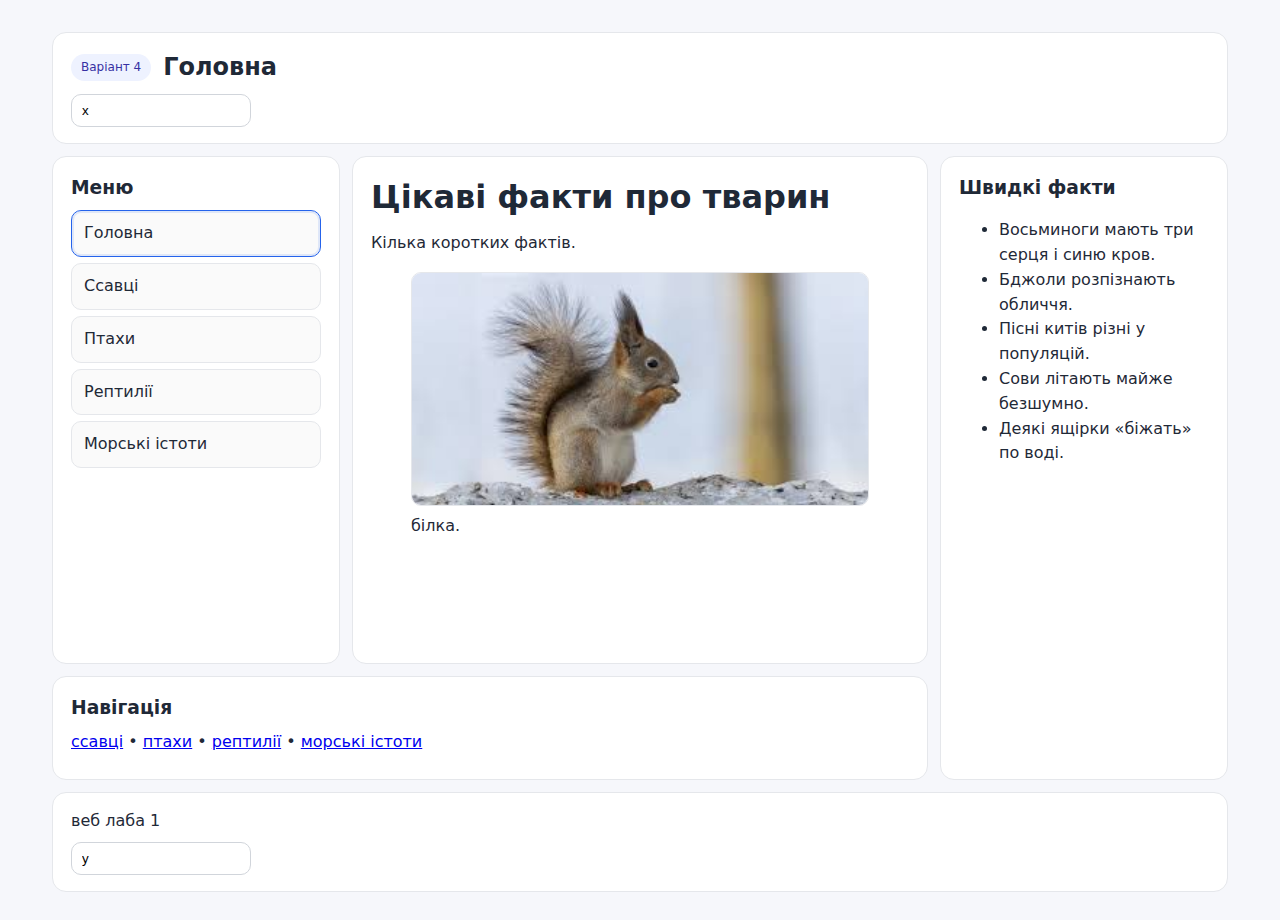
<file: index.html>
<!doctype html>
<html lang="uk"><head>
<meta charset="utf-8"><meta name="viewport" content="width=device-width, initial-scale=1">
<title>Цікаві факти про тварин — Головна</title>
<link rel="stylesheet" href="styles.css"></head>
<body><div class="wrapper"><div class="grid">
<header class="card area1">
  <div style="display:flex;align-items:center;gap:12px;flex-wrap:wrap;">
    <span class="badge">Варіант 4</span><h2 style="margin:0;">Головна</h2>
  </div>
  <div style="margin-top:8px;"><input class="small-input" type="search" value="x" aria-label="пошук"></div>
</header>
<aside class="card area2"><h3>Меню</h3>
    <nav>
      <a class="active" href="index.html">Головна</a>
      <a class="" href="mammals.html">Ссавці</a>
      <a class="" href="birds.html">Птахи</a>
      <a class="" href="reptiles.html">Рептилії</a>
      <a class="" href="ocean.html">Морські істоти</a>
    </nav></aside>
<main class="card area3"><h1>Цікаві факти про тварин</h1><p>Кілька коротких фактів.</p><figure><img class='resp' src='img/belka.jpg' usemap='#biomes' alt='білка' width='900' height='500'><figcaption>білка.</figcaption></figure><map name='biomes'><area shape='circle' coords='200,250,100' href='mammals.html' alt='Ліс — ссавці'><area shape='circle' coords='450,250,100' href='birds.html' alt='Степ — птахи'><area shape='circle' coords='700,250,100' href='ocean.html' alt='Океан — морські істоти'></map></main>
<aside class="card area4"><h3>Швидкі факти</h3><ul><li>Восьминоги мають три серця і синю кров.</li><li>Бджоли розпізнають обличчя.</li><li>Пісні китів різні у популяцій.</li><li>Сови літають майже безшумно.</li><li>Деякі ящірки «біжать» по воді.</li></ul></aside>
<section class="card area5"><h3>Навігація</h3><p><a href='mammals.html'>ссавці</a> • <a href='birds.html'>птахи</a> • <a href='reptiles.html'>рептилії</a> • <a href='ocean.html'>морські істоти</a></p></section>
<footer class="card area6"><p>веб лаба 1</p><div class="row"><input class="small-input" type="text" value="y" aria-label="поле вводу"></div></footer>
</div></div></body></html>
</file>
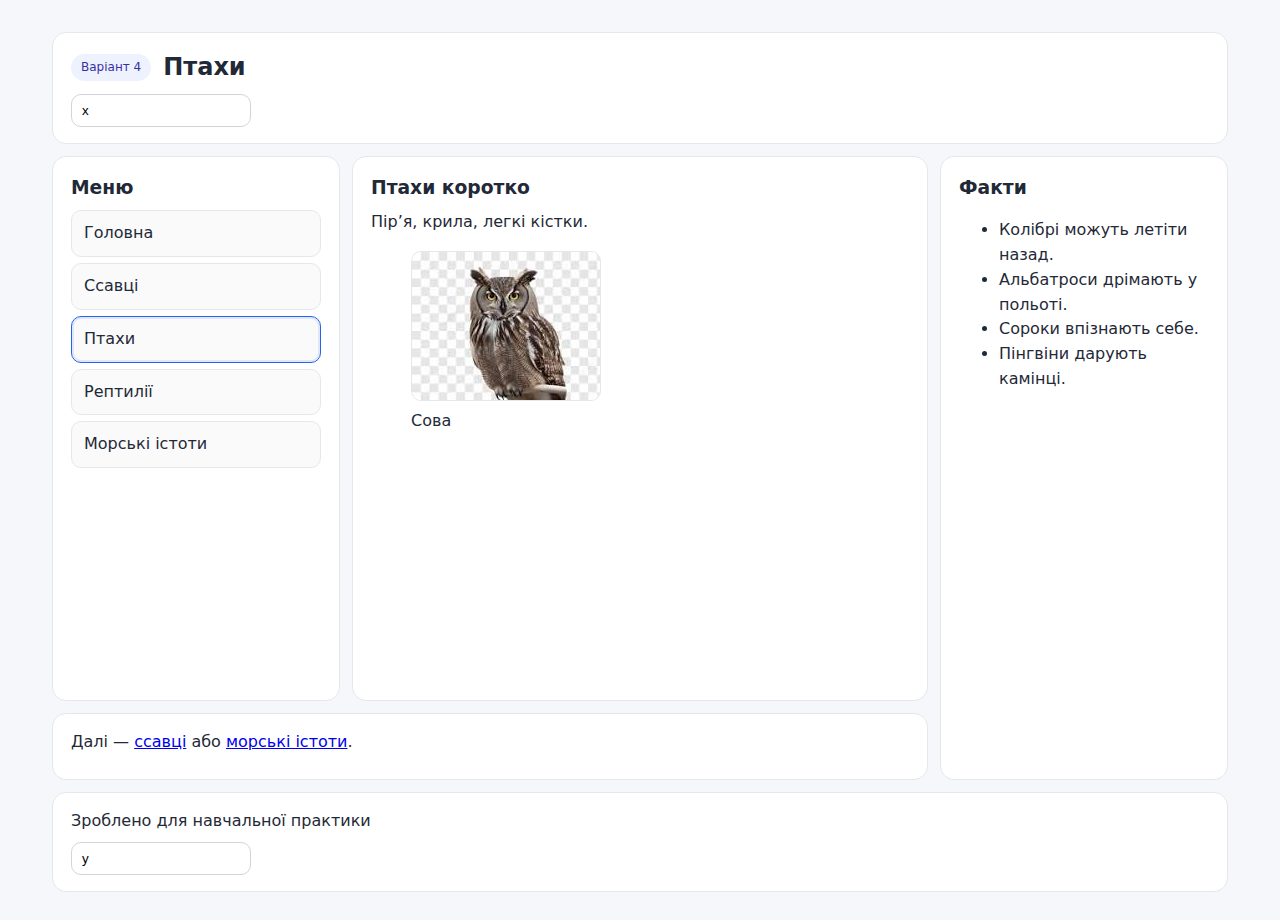
<file: birds.html>
<!doctype html>
<html lang="uk"><head>
<meta charset="utf-8"><meta name="viewport" content="width=device-width, initial-scale=1">
<title>Цікаві факти про тварин — Птахи</title>
<link rel="stylesheet" href="styles.css"></head>
<body><div class="wrapper"><div class="grid">
<header class="card area1">
  <div style="display:flex;align-items:center;gap:12px;flex-wrap:wrap;">
    <span class="badge">Варіант 4</span><h2 style="margin:0;">Птахи</h2>
  </div>
  <div style="margin-top:8px;"><input class="small-input" type="search" value="x" aria-label="пошук"></div>
</header>
<aside class="card area2"><h3>Меню</h3>
    <nav>
      <a class="" href="index.html">Головна</a>
      <a class="" href="mammals.html">Ссавці</a>
      <a class="active" href="birds.html">Птахи</a>
      <a class="" href="reptiles.html">Рептилії</a>
      <a class="" href="ocean.html">Морські істоти</a>
    </nav></aside>
<main class="card area3"><h3>Птахи коротко</h3><p>Пір’я, крила, легкі кістки.</p><figure><img class='resp' src='img/owl.jpg' alt='Сова'><figcaption>Сова</figcaption></figure></main>
<aside class="card area4"><h3>Факти</h3><ul><li>Колібрі можуть летіти назад.</li><li>Альбатроси дрімають у польоті.</li><li>Сороки впізнають себе.</li><li>Пінгвіни дарують камінці.</li></ul></aside>
<section class="card area5"><p>Далі — <a href='mammals.html'>ссавці</a> або <a href='ocean.html'>морські істоти</a>.</p></section>
<footer class="card area6"><p>Зроблено для навчальної практики</p><div class="row"><input class="small-input" type="text" value="y" aria-label="поле вводу"></div></footer>
</div></div></body></html>
</file>
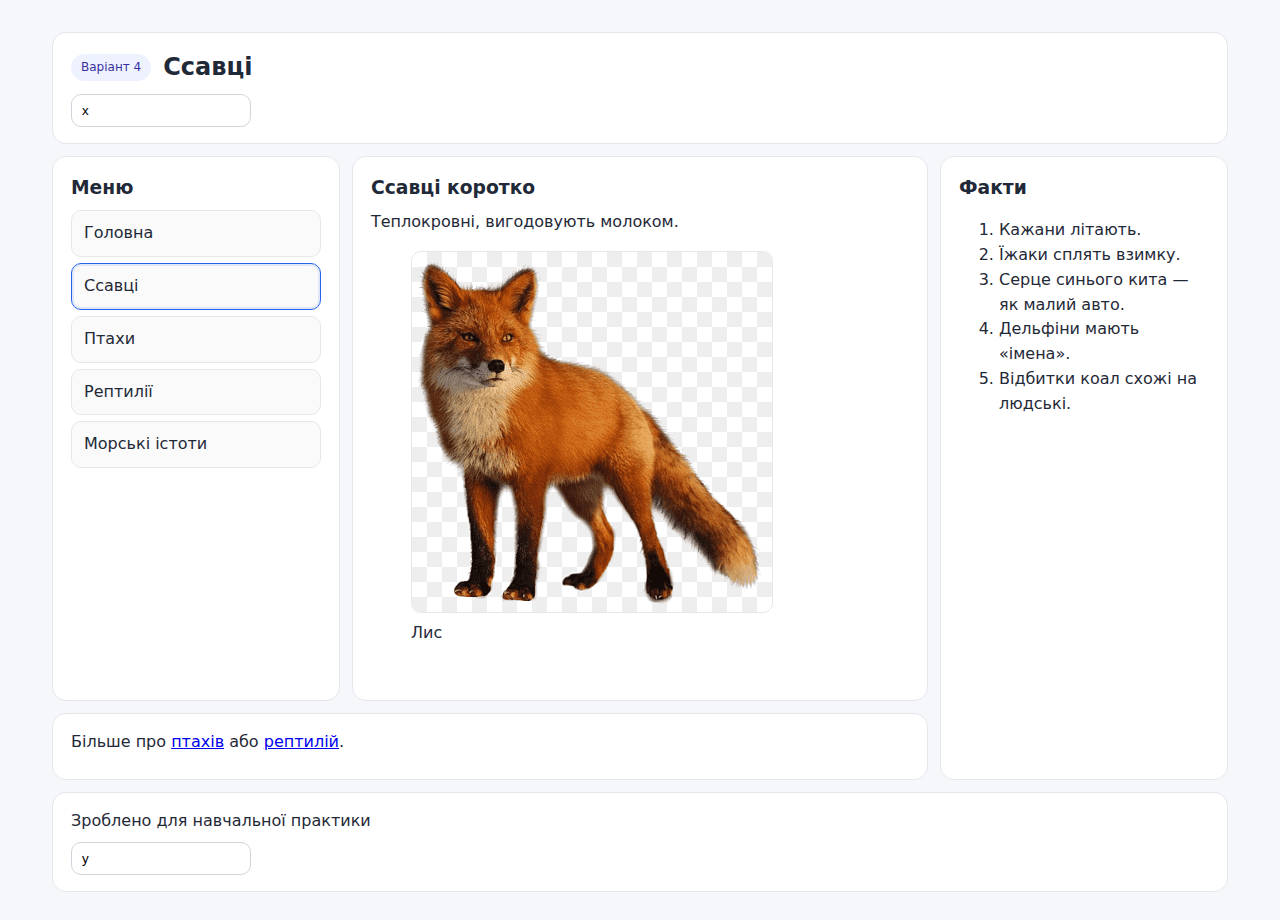
<file: mammals.html>
<!doctype html>
<html lang="uk"><head>
<meta charset="utf-8"><meta name="viewport" content="width=device-width, initial-scale=1">
<title>Цікаві факти про тварин — Ссавці</title>
<link rel="stylesheet" href="styles.css"></head>
<body><div class="wrapper"><div class="grid">
<header class="card area1">
  <div style="display:flex;align-items:center;gap:12px;flex-wrap:wrap;">
    <span class="badge">Варіант 4</span><h2 style="margin:0;">Ссавці</h2>
  </div>
  <div style="margin-top:8px;"><input class="small-input" type="search" value="x" aria-label="пошук"></div>
</header>
<aside class="card area2"><h3>Меню</h3>
    <nav>
      <a class="" href="index.html">Головна</a>
      <a class="active" href="mammals.html">Ссавці</a>
      <a class="" href="birds.html">Птахи</a>
      <a class="" href="reptiles.html">Рептилії</a>
      <a class="" href="ocean.html">Морські істоти</a>
    </nav></aside>
<main class="card area3"><h3>Ссавці коротко</h3><p>Теплокровні, вигодовують молоком.</p><figure><img class='resp' src='img/fox.png' alt='Лис'><figcaption>Лис</figcaption></figure></main>
<aside class="card area4"><h3>Факти</h3><ol><li>Кажани літають.</li><li>Їжаки сплять взимку.</li><li>Серце синього кита — як малий авто.</li><li>Дельфіни мають «імена».</li><li>Відбитки коал схожі на людські.</li></ol></aside>
<section class="card area5"><p>Більше про <a href='birds.html'>птахів</a> або <a href='reptiles.html'>рептилій</a>.</p></section>
<footer class="card area6"><p>Зроблено для навчальної практики</p><div class="row"><input class="small-input" type="text" value="y" aria-label="поле вводу"></div></footer>
</div></div></body></html>
</file>
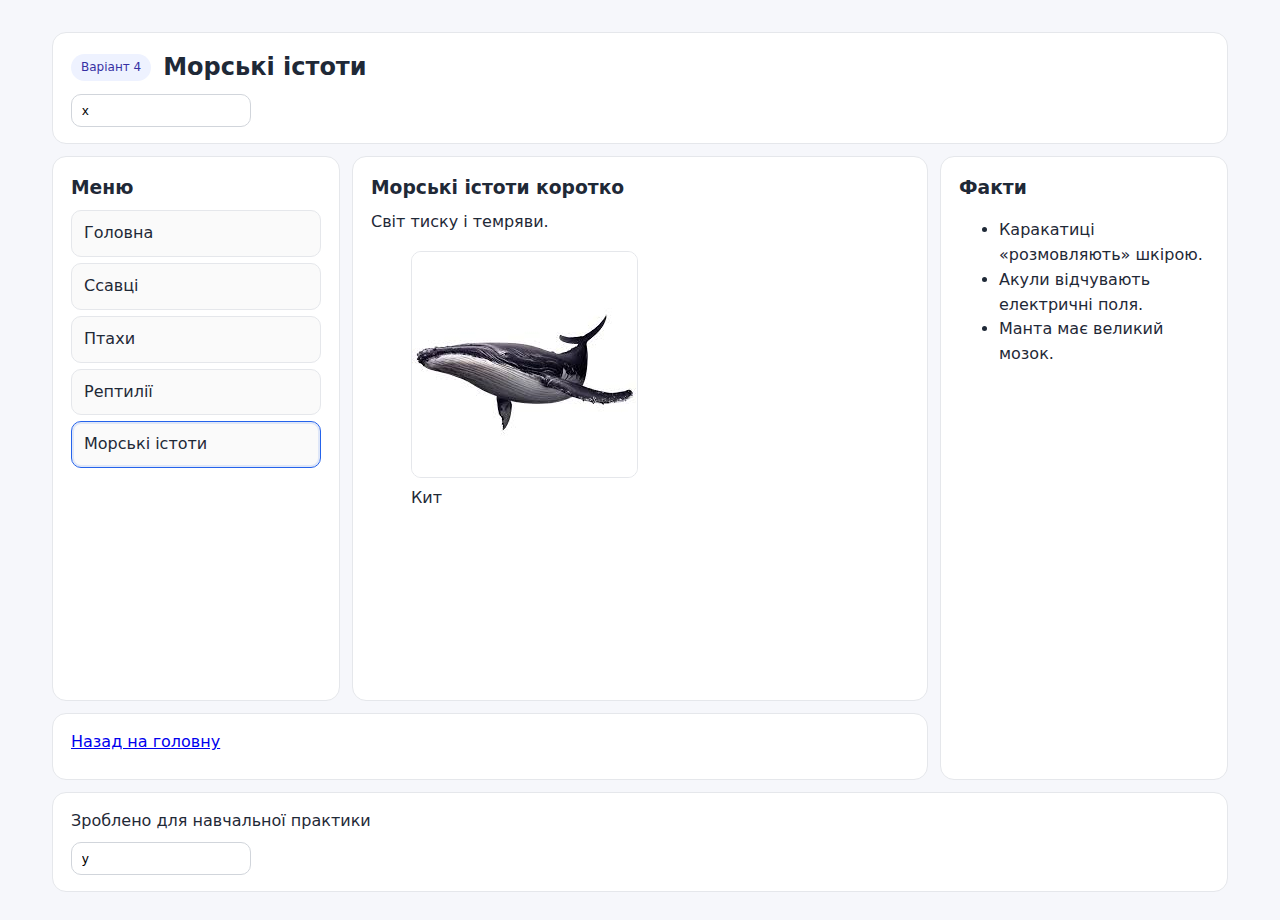
<file: ocean.html>
<!doctype html>
<html lang="uk"><head>
<meta charset="utf-8"><meta name="viewport" content="width=device-width, initial-scale=1">
<title>Цікаві факти про тварин — Морські істоти</title>
<link rel="stylesheet" href="styles.css"></head>
<body><div class="wrapper"><div class="grid">
<header class="card area1">
  <div style="display:flex;align-items:center;gap:12px;flex-wrap:wrap;">
    <span class="badge">Варіант 4</span><h2 style="margin:0;">Морські істоти</h2>
  </div>
  <div style="margin-top:8px;"><input class="small-input" type="search" value="x" aria-label="пошук"></div>
</header>
<aside class="card area2"><h3>Меню</h3>
    <nav>
      <a class="" href="index.html">Головна</a>
      <a class="" href="mammals.html">Ссавці</a>
      <a class="" href="birds.html">Птахи</a>
      <a class="" href="reptiles.html">Рептилії</a>
      <a class="active" href="ocean.html">Морські істоти</a>
    </nav></aside>
<main class="card area3"><h3>Морські істоти коротко</h3><p>Світ тиску і темряви.</p><figure><img class='resp' src='img/whale.jpg' alt='Кит'><figcaption>Кит</figcaption></figure></main>
<aside class="card area4"><h3>Факти</h3><ul><li>Каракатиці «розмовляють» шкірою.</li><li>Акули відчувають електричні поля.</li><li>Манта має великий мозок.</li></ul></aside>
<section class="card area5"><p><a href='index.html'>Назад на головну</a></p></section>
<footer class="card area6"><p>Зроблено для навчальної практики</p><div class="row"><input class="small-input" type="text" value="y" aria-label="поле вводу"></div></footer>
</div></div></body></html>
</file>
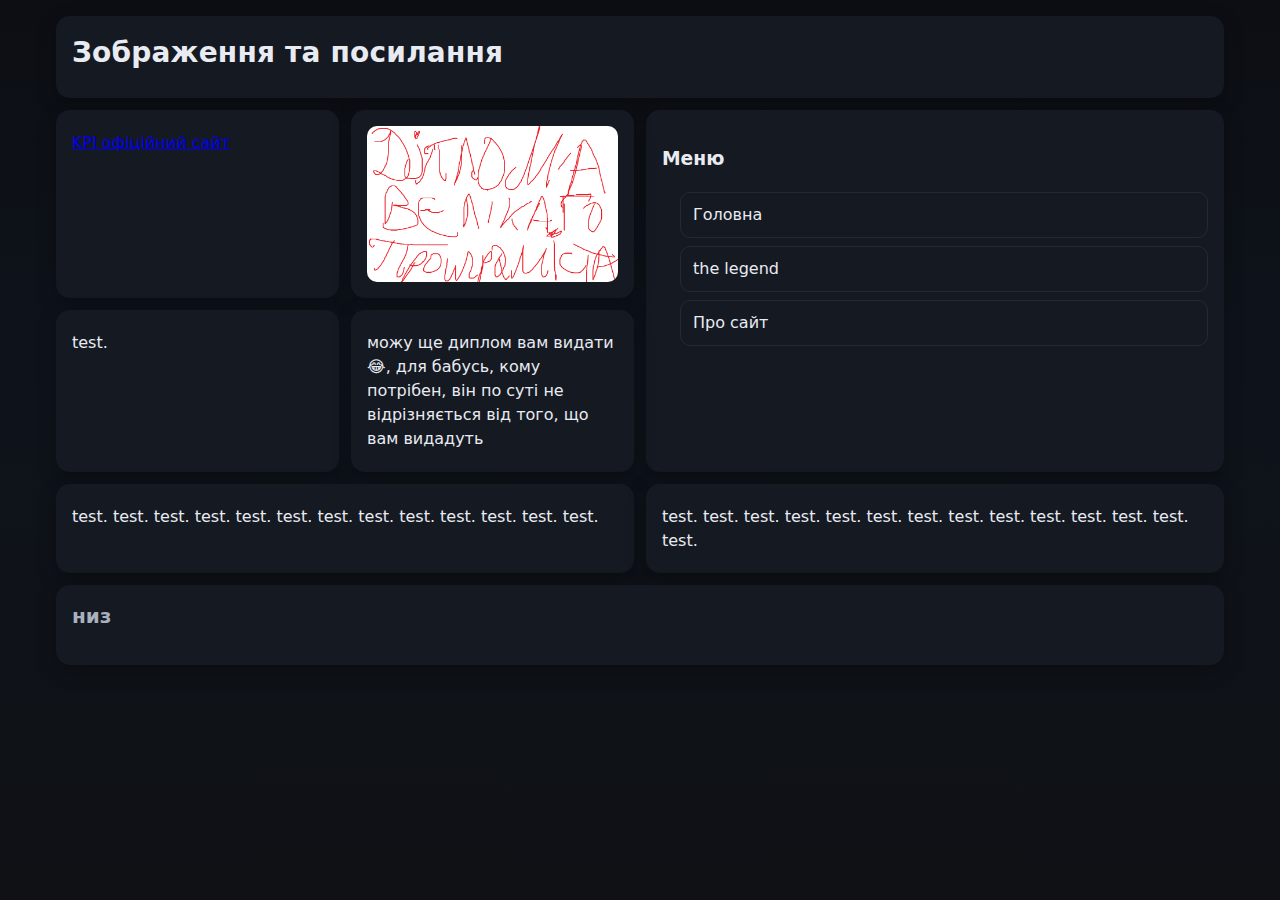
<file: page2.html>
<!doctype html>
<html lang="uk">
<head>
  <meta charset="utf-8" />
  <meta name="viewport" content="width=device-width,initial-scale=1" />
  <title>Зображення</title>
  <link rel="stylesheet" href="style.css" />
</head>
<body>
  <main class="wrapper">
    <header class="card header area-x">
      <h1>Зображення та посилання</h1>
    </header>

    <section class="card area-b1">
      <p><a href="https://kpi.ua" target="_blank" rel="noopener">KPI офіційний сайт</a></p>
    </section>

    <nav class="card area-b3 menu">
      <h3>Меню</h3>
      <ul>
        <li><a href="index.html">Головна</a></li>
        <li><a href="page2.html">the legend</a></li>
        <li><a href="page3.html">Про сайт</a></li>
      </ul>
    </nav>

    <section class="card area-b2 img-wrap">
      <img src="example.png" alt="Приклад зображення" />
    </section>

    <section class="card area-b4"><p>test.</p></section>
    <section class="card area-b5"><p>можу ще диплом вам видати😂, для бабусь, кому потрібен,  він по суті не відрізняється від того, що вам видадуть </p></section>
    <section class="card area-b6"><p>test. test. test. test. test. test. test. test. test. test. test. test. test.</p></section>
    <section class="card area-b7"><p> test. test. test. test. test. test. test. test. test. test. test. test. test. test.</p></section>

    <footer class="card footer area-y"><h2>низ</h2></footer>
  </main>
</body>
</html>
</file>
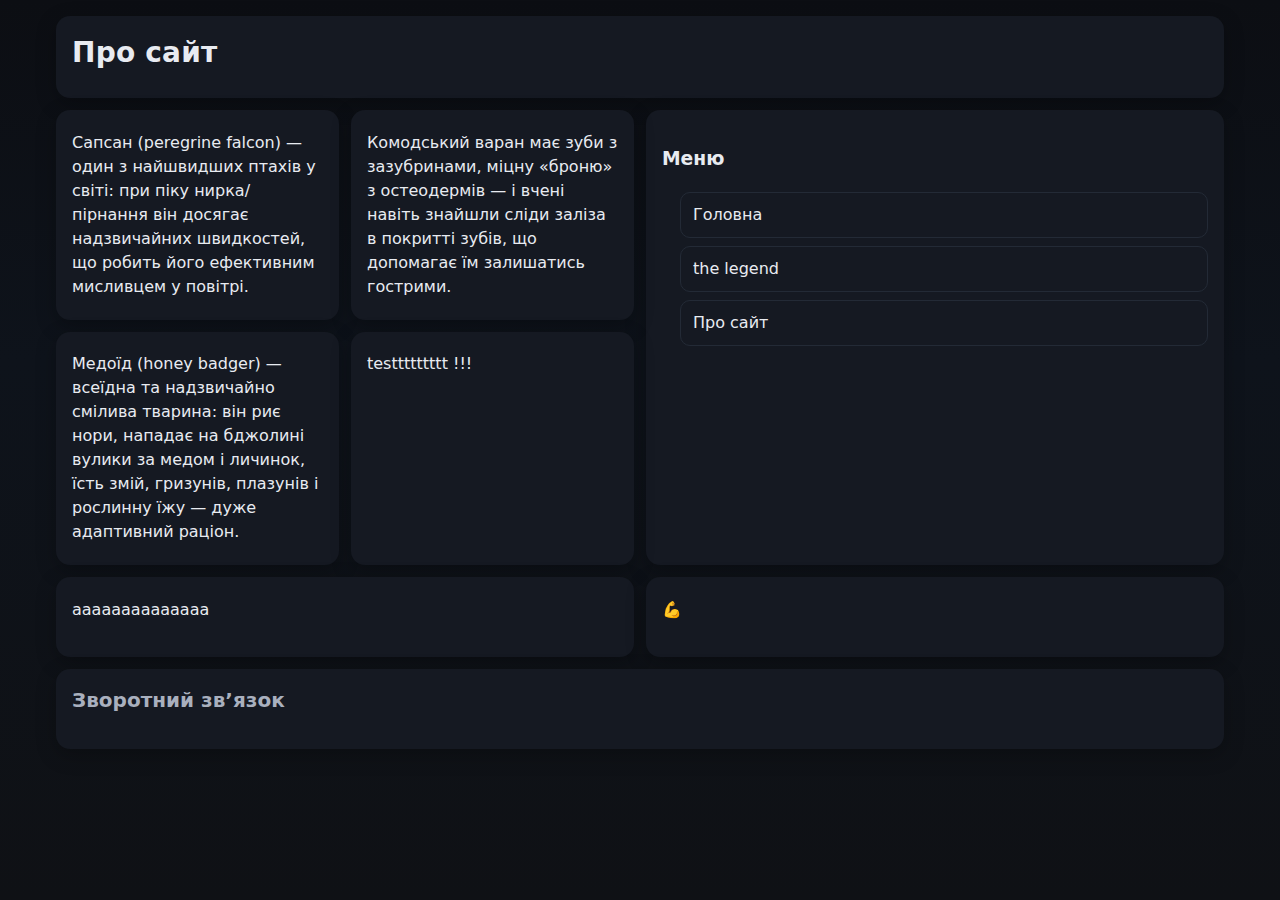
<file: page3.html>
<!doctype html>
<html lang="uk">
<head>
  <meta charset="utf-8" />
  <meta name="viewport" content="width=device-width,initial-scale=1" />
  <title>Про сайт</title>
  <link rel="stylesheet" href="style.css" />
</head>
<body>
  <main class="wrapper">
    <header class="card header area-x"><h1>Про сайт</h1></header>

    <nav class="card area-b3 menu">
      <h3>Меню</h3>
      <ul>
        <li><a href="index.html">Головна</a></li>
        <li><a href="page2.html">the legend</a></li>
        <li><a href="page3.html">Про сайт</a></li>
      </ul>
    </nav>

    <section class="card area-b1">
      <p>Сапсан (peregrine falcon) — один з найшвидших птахів у світі: при піку нирка/пірнання він досягає надзвичайних швидкостей, що робить його ефективним мисливцем у повітрі.</p>
    </section>

    <section class="card area-b2"><p>Комодський варан має зуби з зазубринами, міцну «броню» з остеодермів — і вчені навіть знайшли сліди заліза в покритті зубів, що допомагає їм залишатись гострими.</p></section>
    <section class="card area-b4"><p>Медоїд (honey badger) — всеїдна та надзвичайно смілива тварина: він риє нори, нападає на бджолині вулики за медом і личинок, їсть змій, гризунів, плазунів і рослинну їжу — дуже адаптивний раціон.</p></section>
    <section class="card area-b5"><p>testtttttttt !!!</p></section>
    <section class="card area-b6"><p>aaaaaaaaaaaaaa</p></section>
    <section class="card area-b7"><p>💪</p></section>

    <footer class="card footer area-y"><h2>Зворотний звʼязок</h2></footer>
  </main>
</body>
</html>
</file>
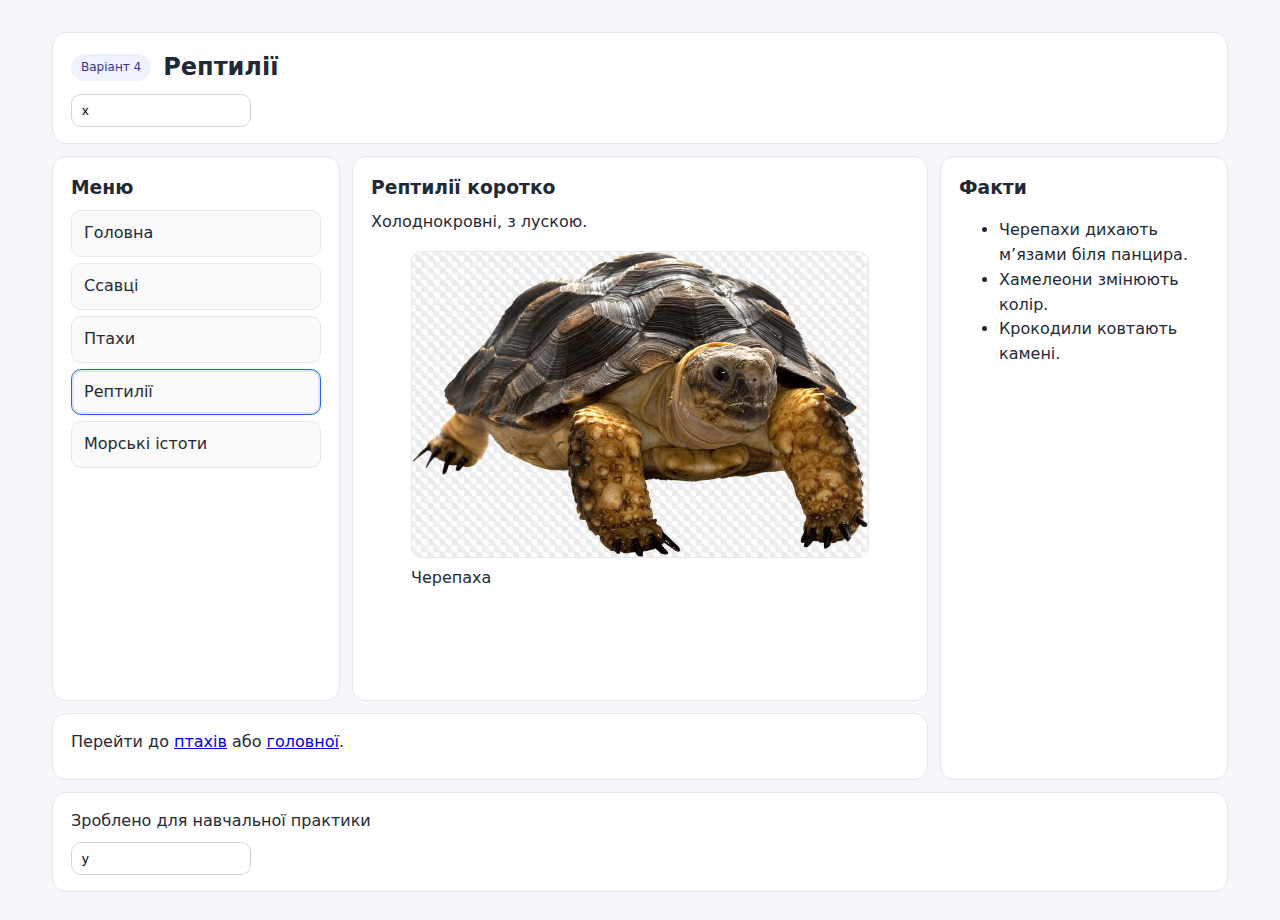
<file: reptiles.html>
<!doctype html>
<html lang="uk"><head>
<meta charset="utf-8"><meta name="viewport" content="width=device-width, initial-scale=1">
<title>Цікаві факти про тварин — Рептилії</title>
<link rel="stylesheet" href="styles.css"></head>
<body><div class="wrapper"><div class="grid">
<header class="card area1">
  <div style="display:flex;align-items:center;gap:12px;flex-wrap:wrap;">
    <span class="badge">Варіант 4</span><h2 style="margin:0;">Рептилії</h2>
  </div>
  <div style="margin-top:8px;"><input class="small-input" type="search" value="x" aria-label="пошук"></div>
</header>
<aside class="card area2"><h3>Меню</h3>
    <nav>
      <a class="" href="index.html">Головна</a>
      <a class="" href="mammals.html">Ссавці</a>
      <a class="" href="birds.html">Птахи</a>
      <a class="active" href="reptiles.html">Рептилії</a>
      <a class="" href="ocean.html">Морські істоти</a>
    </nav></aside>
<main class="card area3"><h3>Рептилії коротко</h3><p>Холоднокровні, з лускою.</p><figure><img class='resp' src='img/turtle.jpg' alt='Черепаха'><figcaption>Черепаха</figcaption></figure></main>
<aside class="card area4"><h3>Факти</h3><ul><li>Черепахи дихають м’язами біля панцира.</li><li>Хамелеони змінюють колір.</li><li>Крокодили ковтають камені.</li></ul></aside>
<section class="card area5"><p>Перейти до <a href='birds.html'>птахів</a> або <a href='index.html'>головної</a>.</p></section>
<footer class="card area6"><p>Зроблено для навчальної практики</p><div class="row"><input class="small-input" type="text" value="y" aria-label="поле вводу"></div></footer>
</div></div></body></html>
</file>
<file: styles.css>
* { box-sizing: border-box; }
:root { --bg:#f6f7fb; --card:#fff; --text:#1f2937; --muted:#6b7280; --accent:#2563eb; }
html,body{height:100%} body{margin:0;font-family:system-ui,-apple-system,Segoe UI,Roboto,Ubuntu,Cantarell,'DejaVu Sans',Arial,sans-serif;background:var(--bg);color:var(--text);line-height:1.55}
.wrapper{max-width:1200px;margin:20px auto;padding:12px}
.grid{display:grid;grid-template-columns:1fr 2fr 1fr;grid-template-rows:auto 1fr auto auto;grid-template-areas:
"one one one" "two three four" "five five four" "six six six";gap:12px;min-height:calc(100vh - 40px)}
.card{background:var(--card);border:1px solid #e5e7eb;border-radius:14px;padding:16px 18px}
.area1{grid-area:one}.area2{grid-area:two}.area3{grid-area:three}.area4{grid-area:four}.area5{grid-area:five}.area6{grid-area:six;text-align:left}
h1,h2,h3{margin:0 0 8px} p{margin:0 0 8px}
nav a{display:block;padding:10px 12px;margin:6px 0;border-radius:10px;text-decoration:none;color:var(--text);border:1px solid #e5e7eb;background:#fafafa}
nav a.active,nav a:hover{border-color:var(--accent);box-shadow:0 0 0 2px rgba(37,99,235,.12) inset}
.badge{display:inline-block;padding:4px 10px;font-size:12px;border-radius:999px;background:#eef2ff;color:#3730a3}
img.resp{max-width:100%;height:auto;border-radius:10px;border:1px solid #e5e7eb}
input[type="search"],input[type="text"]{padding:8px 10px;border-radius:10px;border:1px solid #d1d5db;width:100%}
.small-input{max-width:180px}
.area6 .row{margin-top:8px;display:flex;justify-content:flex-start}
@media (max-width:900px){.grid{grid-template-columns:1fr;grid-template-rows:auto auto auto auto auto auto;grid-template-areas:"one" "two" "three" "four" "five" "six"}}
</file>
<file: style.css>
:root{
  --gap: 12px;
  --bg: #0f1115;
  --card: #151922;
  --text: #e8ebf1;
  --muted: #a9b0be;
  --accent: #5aa0ff;
  --radius: 14px;
  --shadow: 0 6px 20px rgba(0,0,0,.25);
}

*{box-sizing:border-box}
html,body{height:100%}
body{
  margin:0;
  font:16px/1.5 system-ui, -apple-system, Segoe UI, Roboto, Arial, sans-serif;
  color:var(--text);
  background:linear-gradient(180deg,#0c0e13,#0e131b 40%, #0f1115);
}


.wrapper{
  max-width:1200px;
  margin:0 auto;
  padding:16px;
  display:grid;
  gap:var(--gap);
  grid-template-columns: repeat(12, 1fr);
  grid-auto-rows:minmax(80px, auto);
}

.area-x   { grid-area: x; }
.area-y   { grid-area: y; }
.area-b1  { grid-area: b1;}
.area-b2  { grid-area: b2;}
.area-b3  { grid-area: b3;}
.area-b4  { grid-area: b4;}
.area-b5  { grid-area: b5;}
.area-b6  { grid-area: b6;}
.area-b7  { grid-area: b7;}

.wrapper{
  grid-template-areas:
    "x  x  x  x  x  x  x  x  x  x  x  x"
    "b1 b1 b1 b2 b2 b2 b3 b3 b3 b3 b3 b3"
    "b4 b4 b4 b5 b5 b5 b3 b3 b3 b3 b3 b3"
    "b6 b6 b6 b6 b6 b6 b7 b7 b7 b7 b7 b7"
    "y  y  y  y  y  y  y  y  y  y  y  y";
}

.card{
  background:var(--card);
  border-radius:var(--radius);
  box-shadow:var(--shadow);
  padding:16px;
  min-height:80px;
}

h1,h2{margin:0 0 8px}
.header h1{font-size:28px; letter-spacing:.2px}
.footer h2{font-size:20px; color:var(--muted)}

.menu ul{
  list-style:none;
  padding:0; margin:0;
  display:grid; gap:8px;
}
.menu a{
  display:block;
  text-decoration:none;
  color:var(--text);
  padding:10px 12px;
  border:1px solid #232a36;
  border-radius:10px;
  transition:transform .12s ease, background .12s ease, border-color .12s;
}
.menu a:hover{
  background:#1a2030;
  border-color:#2b3950;
  transform:translateY(-1px);
  color:var(--accent);
}

.card p{margin:.3em 0}
.card ol{padding-left:18px}
.card ul{padding-left:18px}

.img-wrap{display:block; max-width:100%}
.img-wrap img{width:100%; height:auto; display:block; border-radius:10px}

@media (max-width: 800px){
  .wrapper{
    grid-template-areas:
      "x x x x x x x x x x x x"
      "b3 b3 b3 b3 b3 b3 b3 b3 b3 b3 b3 b3"
      "b1 b1 b1 b1 b1 b1 b1 b1 b1 b1 b1 b1"
      "b2 b2 b2 b2 b2 b2 b2 b2 b2 b2 b2 b2"
      "b4 b4 b4 b4 b4 b4 b4 b4 b4 b4 b4 b4"
      "b5 b5 b5 b5 b5 b5 b5 b5 b5 b5 b5 b5"
      "b6 b6 b6 b6 b6 b6 b6 b6 b6 b6 b6 b6"
      "b7 b7 b7 b7 b7 b7 b7 b7 b7 b7 b7 b7"
      "y y y y y y y y y y y y";
  }
}
</file>
